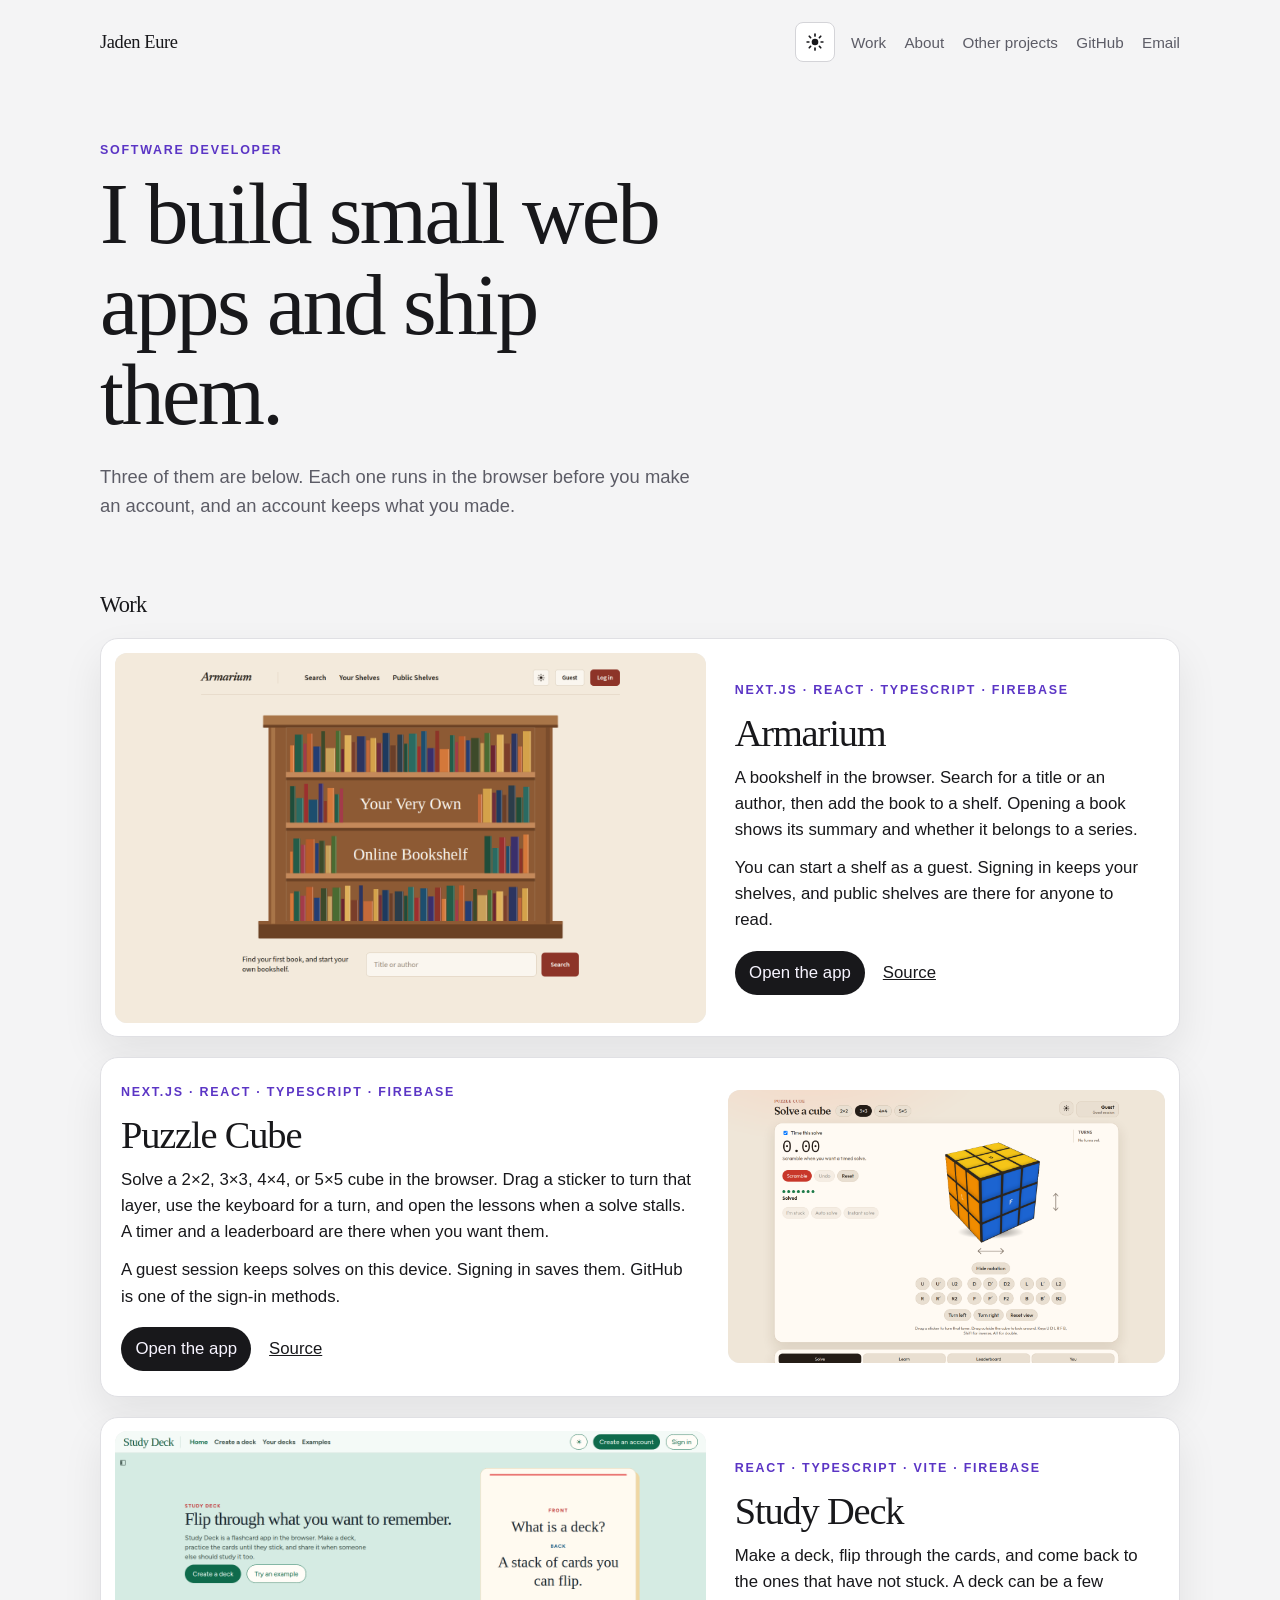
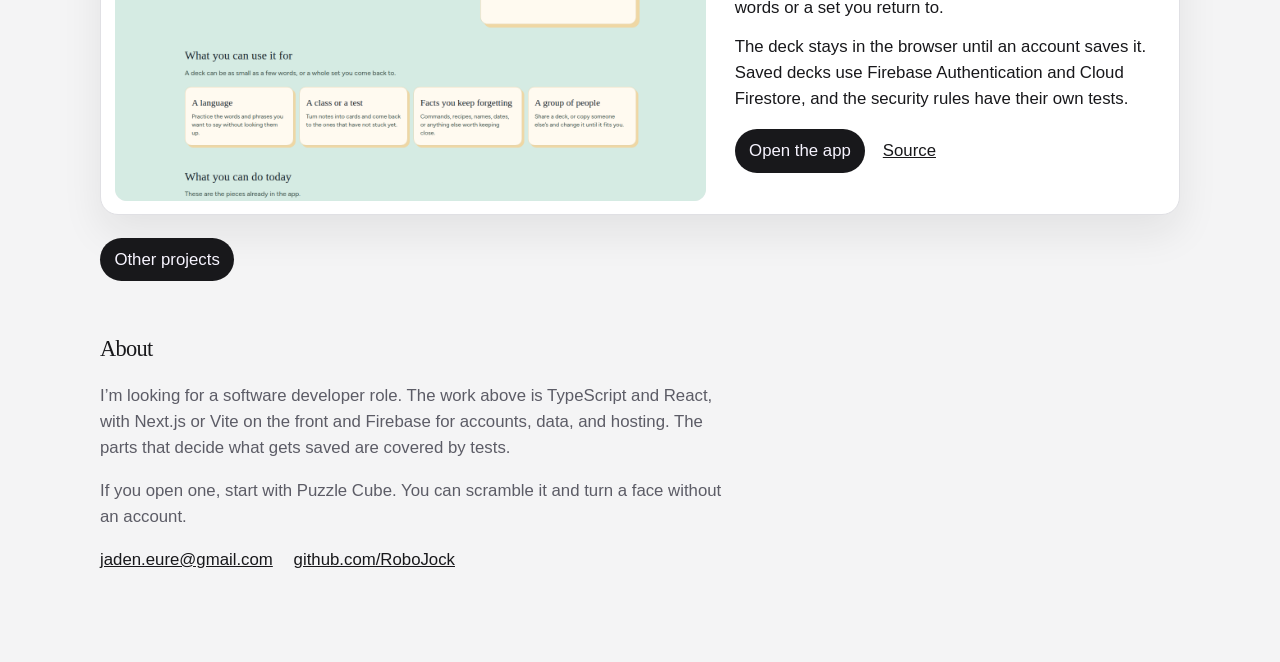
<file: index.html>
<!DOCTYPE html>
<html lang="en">
<head>
  <meta charset="utf-8">
  <meta name="viewport" content="width=device-width, initial-scale=1">
  <title>Jaden Eure — Software developer</title>
  <meta name="description" content="Jaden Eure builds small web apps and ships them. Armarium, Puzzle Cube, and Study Deck are live.">
  <meta property="og:title" content="Jaden Eure — Software developer">
  <meta property="og:description" content="Three web apps, each live in the browser. Armarium, Puzzle Cube, and Study Deck.">
  <meta property="og:type" content="website">
  <meta property="og:image" content="images/shelf.png?v=2">
  <link rel="icon" href="favicon.svg" type="image/svg+xml">
  <link rel="stylesheet" href="styles.css?v=3">
  <script>
    try {
      var theme = localStorage.getItem("portfolio-theme");
      if (theme !== "light" && theme !== "dark") {
        theme = matchMedia("(prefers-color-scheme: light)").matches ? "light" : "dark";
      }
      document.documentElement.dataset.theme = theme;
    } catch (error) {}
  </script>
</head>
<body>
  <header class="site-header">
    <a class="name" href="index.html">Jaden Eure</a>
    <div class="header-actions">
      <button type="button" class="theme-toggle" aria-pressed="false" aria-label="Switch to dark mode">
        <svg class="theme-icon sun" viewBox="0 0 24 24" aria-hidden="true">
          <circle cx="12" cy="12" r="4" fill="currentColor" />
          <g fill="none" stroke="currentColor" stroke-width="2" stroke-linecap="round">
            <path d="M12 2.5v2.2M12 19.3v2.2M2.5 12h2.2M19.3 12h2.2M5.1 5.1l1.6 1.6M17.3 17.3l1.6 1.6M18.9 5.1l-1.6 1.6M6.7 17.3l-1.6 1.6" />
          </g>
        </svg>
        <svg class="theme-icon moon" viewBox="0 0 24 24" aria-hidden="true">
          <path fill="currentColor" d="M14.5 3.2a8.2 8.2 0 1 0 6.3 13.2A7.2 7.2 0 0 1 14.5 3.2z" />
        </svg>
      </button>
      <nav aria-label="On this page">
        <a href="#work">Work</a>
        <a href="#about">About</a>
        <a href="projects.html">Other projects</a>
        <a href="https://github.com/RoboJock">GitHub</a>
        <a href="mailto:jaden.eure@gmail.com">Email</a>
      </nav>
    </div>
  </header>

  <main id="top">
    <section class="intro">
      <p class="kicker">Software developer</p>
      <h1>I build small web apps and ship them.</h1>
      <p class="lede">Three of them are below. Each one runs in the browser before you make an account, and an account keeps what you made.</p>
    </section>

    <section id="work" class="work" aria-labelledby="work-title">
      <h2 id="work-title">Work</h2>
      <div class="project-list" data-projects="3"></div>
      <p class="more">
        <a class="button" href="projects.html">Other projects</a>
      </p>
    </section>

    <section id="about" class="about" aria-labelledby="about-title">
      <h2 id="about-title">About</h2>
      <p>I’m looking for a software developer role. The work above is TypeScript and React, with Next.js or Vite on the front and Firebase for accounts, data, and hosting. The parts that decide what gets saved are covered by tests.</p>
      <p>If you open one, start with Puzzle Cube. You can scramble it and turn a face without an account.</p>
      <p class="contact">
        <a href="mailto:jaden.eure@gmail.com">jaden.eure@gmail.com</a>
        <a href="https://github.com/RoboJock">github.com/RoboJock</a>
      </p>
    </section>
  </main>
  <script src="projects.js?v=2"></script>
  <script src="site.js?v=2"></script>
</body>
</html>
</file>
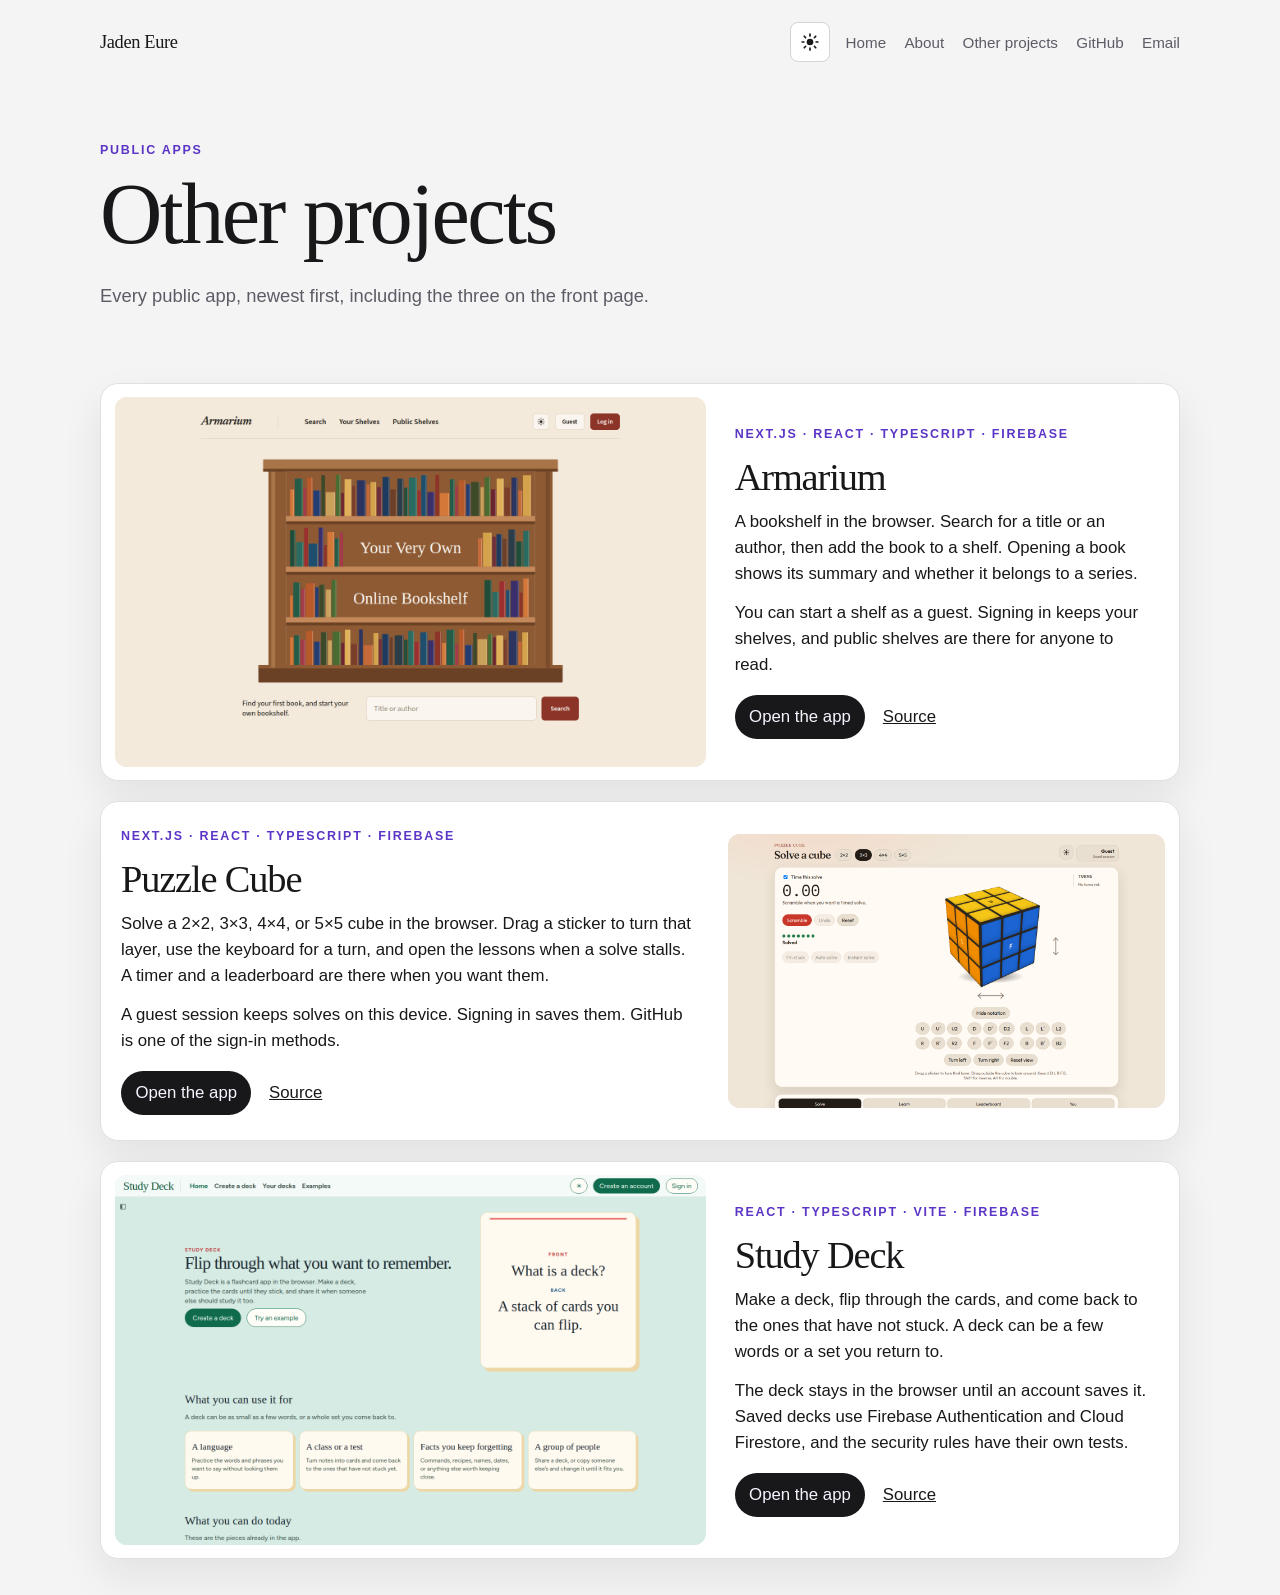
<file: projects.html>
<!DOCTYPE html>
<html lang="en">
<head>
  <meta charset="utf-8">
  <meta name="viewport" content="width=device-width, initial-scale=1">
  <title>Other projects — Jaden Eure</title>
  <meta name="description" content="Every public app by Jaden Eure, including the three newest on the front page.">
  <link rel="icon" href="favicon.svg" type="image/svg+xml">
  <link rel="stylesheet" href="styles.css?v=3">
  <script>
    try {
      var theme = localStorage.getItem("portfolio-theme");
      if (theme !== "light" && theme !== "dark") {
        theme = matchMedia("(prefers-color-scheme: light)").matches ? "light" : "dark";
      }
      document.documentElement.dataset.theme = theme;
    } catch (error) {}
  </script>
</head>
<body>
  <header class="site-header">
    <a class="name" href="index.html">Jaden Eure</a>
    <div class="header-actions">
      <button type="button" class="theme-toggle" aria-pressed="false" aria-label="Switch to dark mode">
        <svg class="theme-icon sun" viewBox="0 0 24 24" aria-hidden="true">
          <circle cx="12" cy="12" r="4" fill="currentColor" />
          <g fill="none" stroke="currentColor" stroke-width="2" stroke-linecap="round">
            <path d="M12 2.5v2.2M12 19.3v2.2M2.5 12h2.2M19.3 12h2.2M5.1 5.1l1.6 1.6M17.3 17.3l1.6 1.6M18.9 5.1l-1.6 1.6M6.7 17.3l-1.6 1.6" />
          </g>
        </svg>
        <svg class="theme-icon moon" viewBox="0 0 24 24" aria-hidden="true">
          <path fill="currentColor" d="M14.5 3.2a8.2 8.2 0 1 0 6.3 13.2A7.2 7.2 0 0 1 14.5 3.2z" />
        </svg>
      </button>
      <nav aria-label="On this page">
        <a href="index.html">Home</a>
        <a href="index.html#about">About</a>
        <a href="projects.html" aria-current="page">Other projects</a>
        <a href="https://github.com/RoboJock">GitHub</a>
        <a href="mailto:jaden.eure@gmail.com">Email</a>
      </nav>
    </div>
  </header>

  <main>
    <section class="intro">
      <p class="kicker">Public apps</p>
      <h1>Other projects</h1>
      <p class="lede">Every public app, newest first, including the three on the front page.</p>
    </section>

    <section class="work" aria-label="All public projects">
      <div class="project-list" data-projects="all"></div>
    </section>
  </main>
  <script src="projects.js?v=2"></script>
  <script src="site.js?v=2"></script>
</body>
</html>
</file>
<file: styles.css>
:root,
[data-theme="light"] {
  color-scheme: light;
  --paper: #f4f4f5;
  --ink: #18181b;
  --muted: #5c5c66;
  --line: #e0e0e4;
  --card: #ffffff;
  --field: #ffffff;
  --field-line: #d4d4d8;
  --accent: #5b35c5;
  --accent-ink: #f7f4ff;
  --cover: #ececee;
  --shadow: 0 18px 40px rgba(24, 24, 27, 0.08);
}

[data-theme="dark"] {
  color-scheme: dark;
  --paper: #111113;
  --ink: #f4f4f5;
  --muted: #b0b0b8;
  --line: #2e2e33;
  --card: #1c1c20;
  --field: #1c1c20;
  --field-line: #3a3a40;
  --accent: #c4b5fd;
  --accent-ink: #140f22;
  --cover: #26262b;
  --shadow: 0 18px 40px rgba(0, 0, 0, 0.4);
}

* { box-sizing: border-box; }

html { scroll-behavior: smooth; }

body {
  margin: 0;
  background: var(--paper);
  color: var(--ink);
  font-family: "Avenir Next", "Segoe UI", sans-serif;
  font-size: 1.05rem;
  line-height: 1.55;
}

a { color: inherit; }

img { max-width: 100%; display: block; }

.site-header,
main {
  width: min(1080px, calc(100% - 2.5rem));
  margin-inline: auto;
}

.site-header {
  display: flex;
  justify-content: space-between;
  align-items: center;
  gap: 1rem;
  padding: 1.4rem 0 0.4rem;
}

.header-actions {
  display: flex;
  align-items: center;
  gap: 1rem;
}

.theme-toggle {
  width: 40px;
  height: 40px;
  padding: 0;
  border: 1px solid var(--field-line);
  border-radius: 8px;
  background: var(--field);
  color: var(--ink);
  display: inline-flex;
  align-items: center;
  justify-content: center;
  cursor: pointer;
}

.theme-icon { width: 20px; height: 20px; display: block; }
.theme-toggle .moon { display: none; }
[data-theme="dark"] .theme-toggle .sun { display: none; }
[data-theme="dark"] .theme-toggle .moon { display: block; }

.name {
  font-family: Palatino, "Palatino Linotype", "Iowan Old Style", Georgia, serif;
  font-size: 1.15rem;
  text-decoration: none;
  letter-spacing: -0.02em;
}

nav {
  display: flex;
  flex-wrap: wrap;
  gap: 0.9rem 1.15rem;
}

nav a {
  color: var(--muted);
  text-decoration: none;
  font-size: 0.95rem;
}

nav a:hover,
.project-body a:hover,
.contact a:hover { color: var(--accent); }

.intro { padding: 4.5rem 0 1rem; }

.kicker {
  margin: 0 0 0.55rem;
  color: var(--accent);
  font-size: 0.78rem;
  font-weight: 650;
  letter-spacing: 0.14em;
  text-transform: uppercase;
}

h1, h2, h3 {
  font-family: Palatino, "Palatino Linotype", "Iowan Old Style", Georgia, serif;
  font-weight: 500;
  letter-spacing: -0.03em;
  line-height: 1.05;
}

h1 {
  margin: 0;
  max-width: 14ch;
  font-size: clamp(3rem, 7vw, 5.4rem);
}

.lede {
  max-width: 38rem;
  margin: 1.4rem 0 0;
  color: var(--muted);
  font-size: 1.15rem;
}

.work { padding: 3.5rem 0 1rem; }

h2 {
  margin: 0 0 1.4rem;
  font-size: 1.4rem;
}

.project {
  display: grid;
  grid-template-columns: 1.15fr 0.85fr;
  gap: 1.4rem;
  align-items: center;
  margin: 0 0 1.25rem;
  padding: 0.85rem;
  background: var(--card);
  border: 1px solid var(--line);
  border-radius: 18px;
  box-shadow: var(--shadow);
}

.project-list .project:nth-child(even) .shot { order: 2; }

.more { margin: 1.4rem 0 0; }

.shot {
  display: block;
  overflow: hidden;
  border-radius: 12px;
  background: var(--cover);
  aspect-ratio: 16 / 10;
}

.shot img {
  width: 100%;
  height: 100%;
  object-fit: cover;
  object-position: top center;
}

.project-body { padding: 0.7rem 0.85rem 0.7rem 0.4rem; }

.project-body h3 {
  margin: 0 0 0.7rem;
  font-size: clamp(2rem, 3vw, 2.6rem);
}

.project-body p { margin: 0 0 0.8rem; }

.links {
  display: flex;
  flex-wrap: wrap;
  align-items: center;
  gap: 0.9rem 1.1rem;
  margin-top: 1.1rem;
}

.button {
  display: inline-block;
  padding: 0.55rem 0.9rem;
  background: var(--ink);
  color: var(--accent-ink);
  text-decoration: none;
  border-radius: 999px;
}

.button:hover { background: var(--accent); color: var(--accent-ink); }

.about {
  padding: 2.5rem 0 4.5rem;
  max-width: 40rem;
}

.about p { color: var(--muted); }

.contact {
  display: flex;
  flex-wrap: wrap;
  gap: 0.5rem 1.3rem;
}

.contact a { color: var(--ink); }

:focus-visible {
  outline: 2px solid var(--accent);
  outline-offset: 3px;
}

@media (max-width: 800px) {
  .intro { padding-top: 2.4rem; }
  .project,
  .project-list .project:nth-child(even) .shot { order: 0; }
  .project { grid-template-columns: 1fr; }
  .project-list .project:nth-child(even) .shot { order: 0; }
  .project-body { padding: 0.3rem 0.4rem 0.6rem; }
  .site-header { align-items: flex-start; flex-direction: column; }
  .header-actions { flex-wrap: wrap; }
}
</file>
